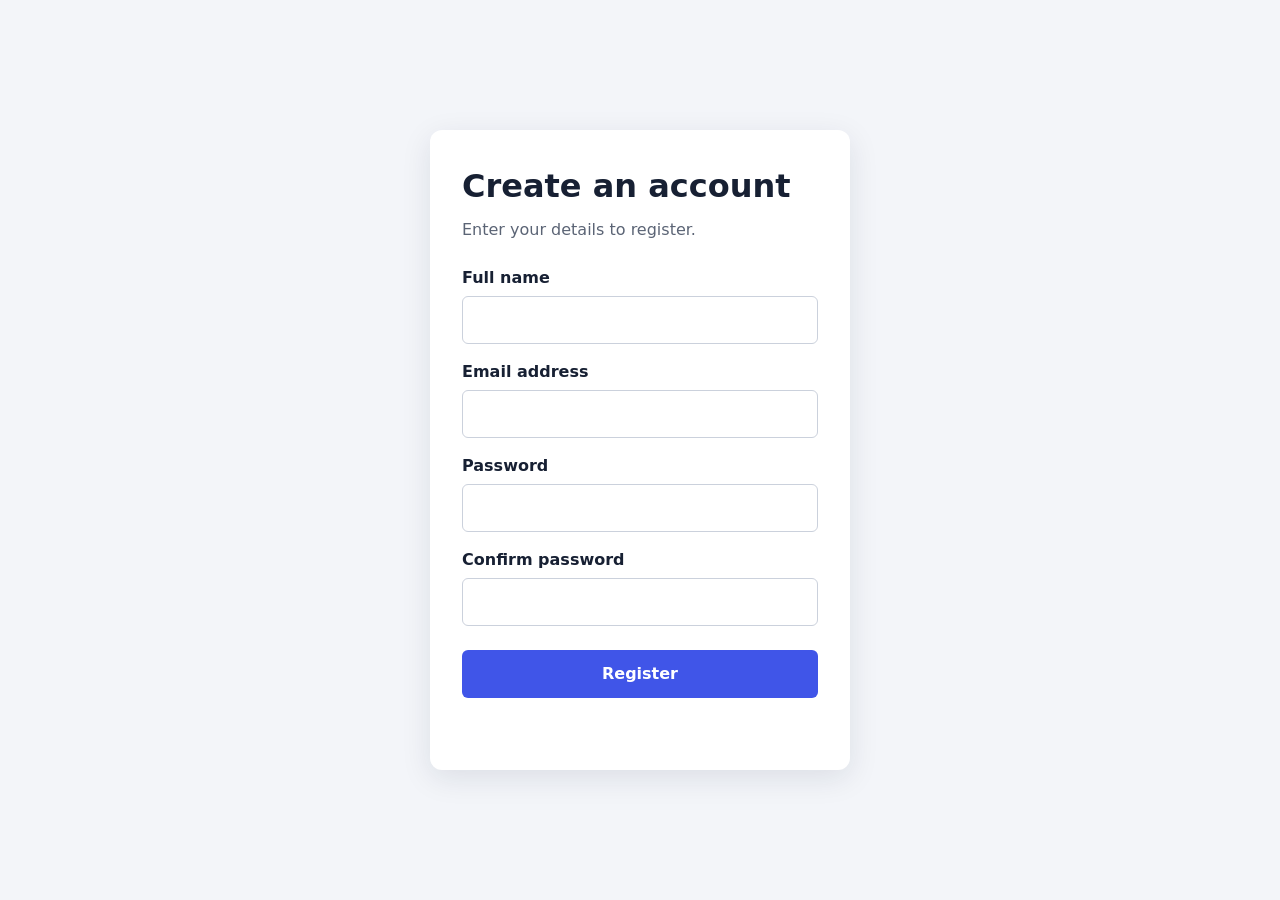
<file: index.html>
<!DOCTYPE html>
<html lang="en">
<head>
  <meta charset="UTF-8" />
  <meta name="viewport" content="width=device-width, initial-scale=1.0" />
  <title>Create an Account</title>
  <style>
    :root {
      --bg: #f3f5f9;
      --panel: #ffffff;
      --primary: #4055e8;
      --primary-dark: #3044cf;
      --text: #172033;
      --muted: #5b6475;
      --border: #cbd1dc;
      --success: #14733c;
      --error: #b42318;
    }

    * {
      box-sizing: border-box;
    }

    body {
      margin: 0;
      min-height: 100vh;
      display: grid;
      place-items: center;
      padding: 24px;
      font: 16px/1.5 system-ui, -apple-system, BlinkMacSystemFont, "Segoe UI", sans-serif;
      background: var(--bg);
      color: var(--text);
    }

    main {
      width: min(100%, 420px);
      padding: 32px;
      background: var(--panel);
      border-radius: 12px;
      box-shadow: 0 8px 30px rgba(20, 30, 55, 0.10);
    }

    h1 {
      margin: 0 0 8px;
      font-size: 2rem;
    }

    p {
      margin: 0 0 24px;
      color: var(--muted);
    }

    label {
      display: block;
      margin: 16px 0 6px;
      font-weight: 600;
    }

    input {
      width: 100%;
      padding: 11px 12px;
      border: 1px solid var(--border);
      border-radius: 6px;
      font: inherit;
      transition: border-color 0.2s ease, box-shadow 0.2s ease;
    }

    input:focus {
      outline: 2px solid rgba(84, 104, 255, 0.35);
      outline-offset: 1px;
      border-color: var(--primary);
    }

    button {
      width: 100%;
      margin-top: 24px;
      padding: 12px;
      border: 0;
      border-radius: 6px;
      background: var(--primary);
      color: white;
      font: inherit;
      font-weight: 700;
      cursor: pointer;
      transition: background 0.2s ease;
    }

    button:hover {
      background: var(--primary-dark);
    }

    #message {
      margin: 16px 0 0;
      min-height: 24px;
    }

    #message.success {
      color: var(--success);
    }

    #message.error {
      color: var(--error);
    }
  </style>
</head>
<body>
  <main>
    <h1>Create an account</h1>
    <p>Enter your details to register.</p>

    <form id="registration-form" novalidate>
      <label for="name">Full name</label>
      <input id="name" name="name" type="text" autocomplete="name" required />

      <label for="email">Email address</label>
      <input id="email" name="email" type="email" autocomplete="email" required />

      <label for="password">Password</label>
      <input id="password" name="password" type="password" autocomplete="new-password" minlength="8" required />

      <label for="confirm-password">Confirm password</label>
      <input id="confirm-password" name="confirmPassword" type="password" autocomplete="new-password" minlength="8" required />

      <button type="submit">Register</button>
      <p id="message" role="status" aria-live="polite"></p>
    </form>
  </main>

  <script>
    const form = document.getElementById("registration-form");
    const message = document.getElementById("message");

    form.addEventListener("submit", (event) => {
      event.preventDefault();
      message.className = "";

      const name = form.elements.name.value.trim();
      const email = form.elements.email.value.trim();
      const password = form.elements.password.value;
      const confirmPassword = form.elements.confirmPassword.value;

      if (!name) {
        message.textContent = "Please enter your full name.";
        message.classList.add("error");
        form.elements.name.focus();
        return;
      }

      if (!email) {
        message.textContent = "Please enter your email address.";
        message.classList.add("error");
        form.elements.email.focus();
        return;
      }

      if (password.length < 8) {
        message.textContent = "Password must be at least 8 characters long.";
        message.classList.add("error");
        form.elements.password.focus();
        return;
      }

      if (password !== confirmPassword) {
        message.textContent = "Passwords do not match.";
        message.classList.add("error");
        form.elements.confirmPassword.focus();
        return;
      }

      message.textContent = `Thanks, ${name}! Your account details look valid. Connect it to a server to create an account.`;
      message.classList.add("success");
      form.reset();
    });
  </script>
</body>
</html>
</file>
